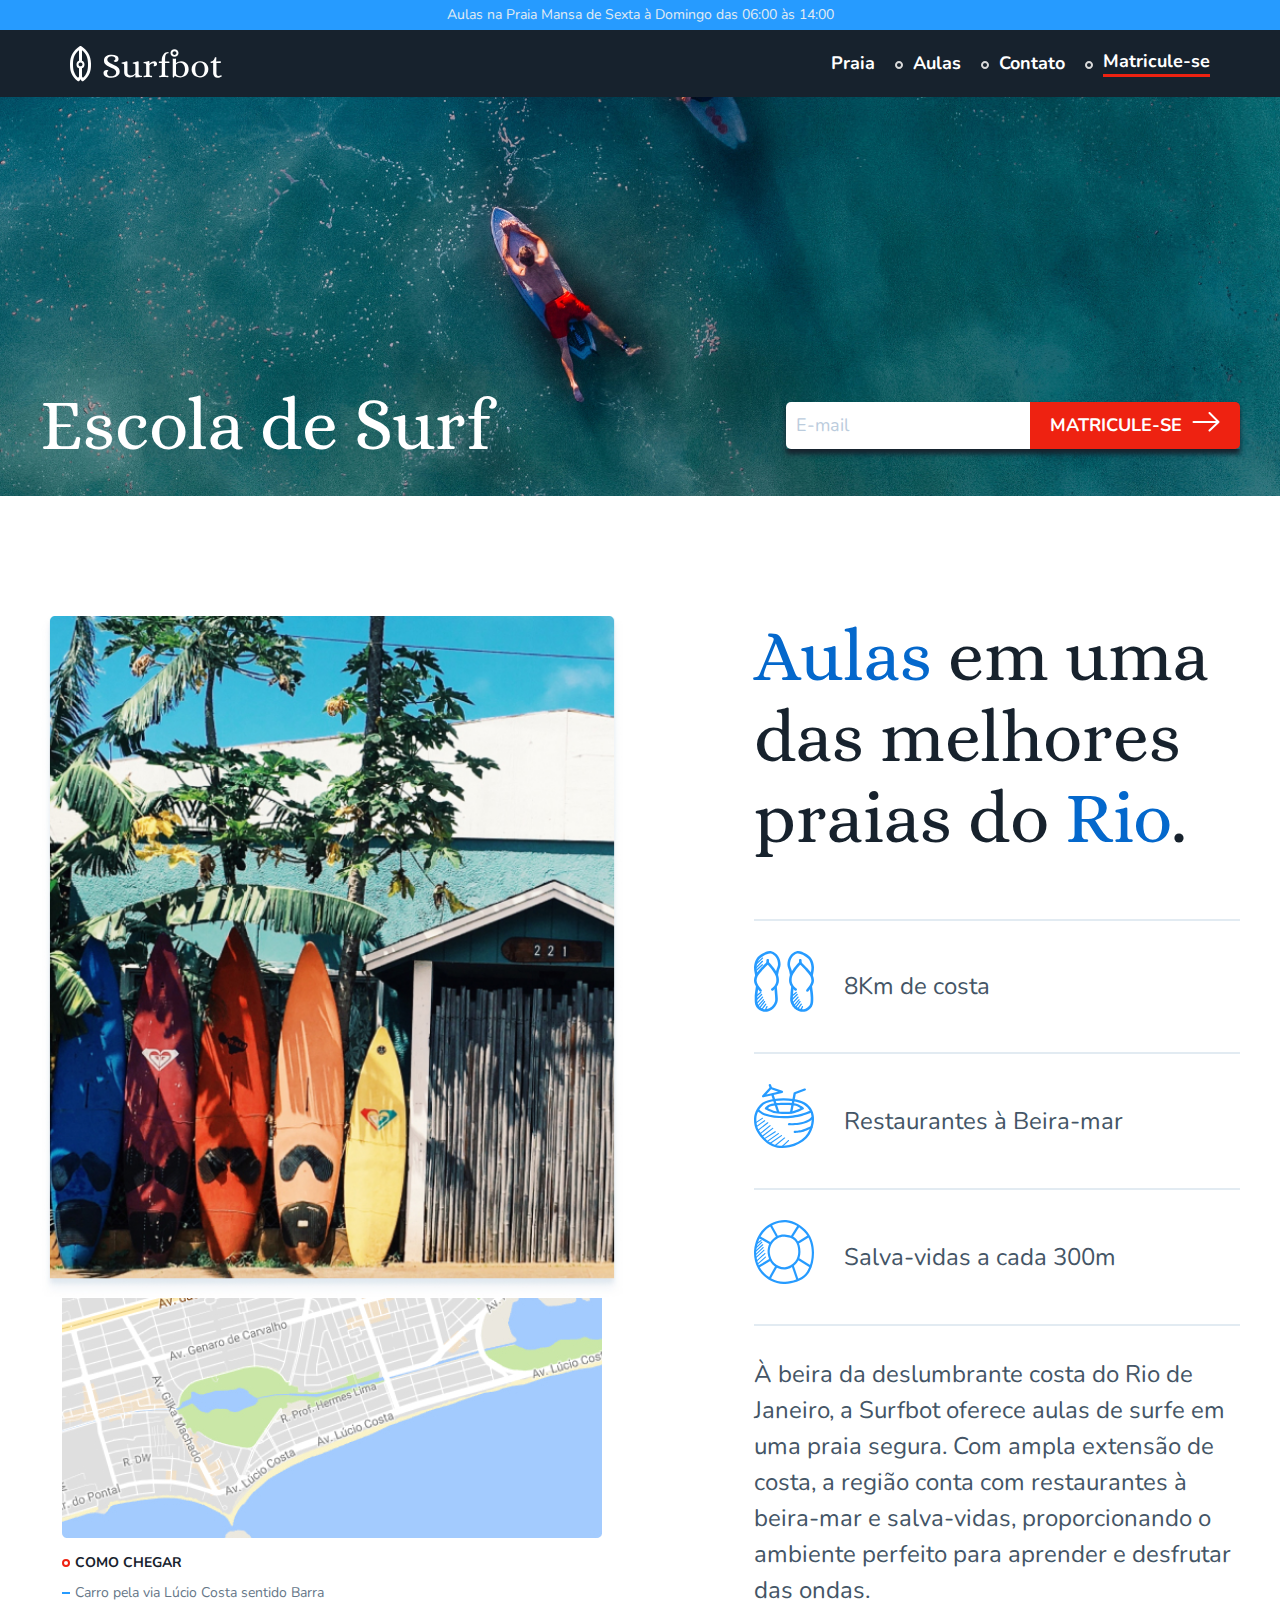
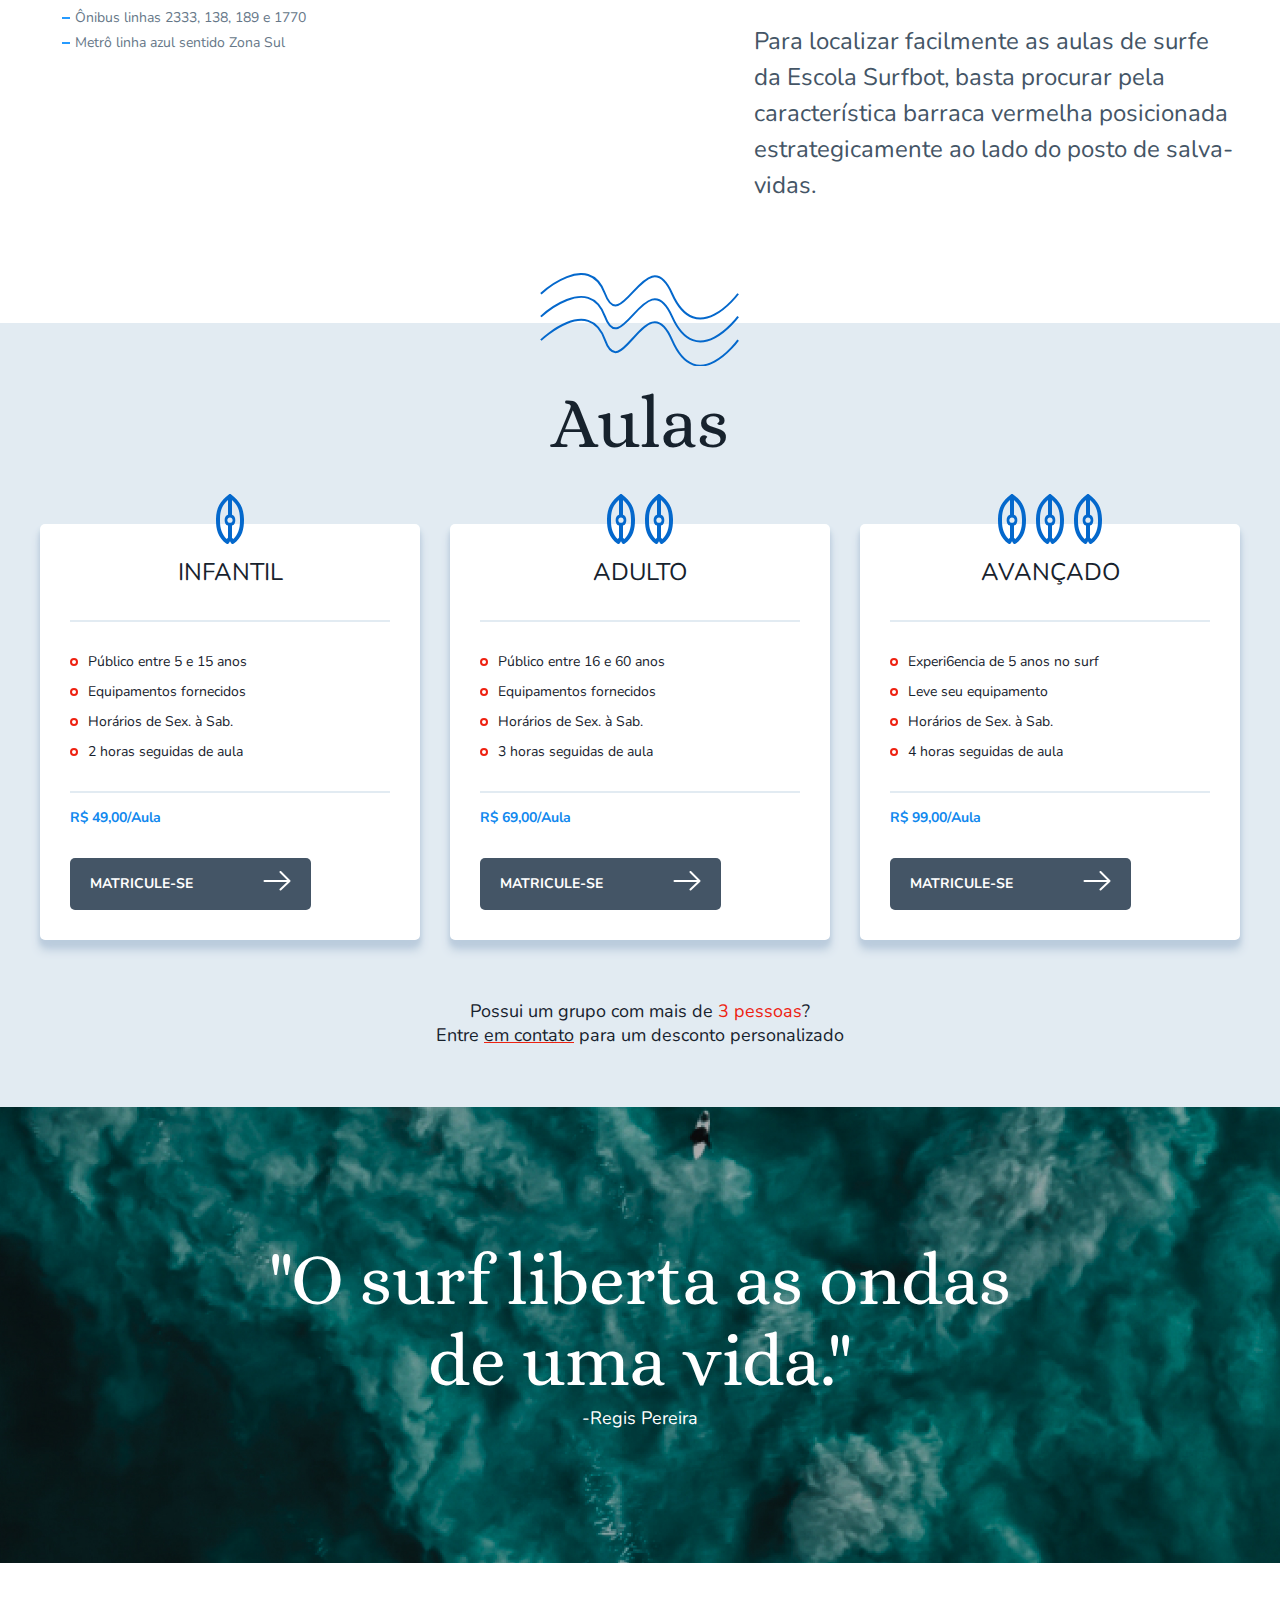
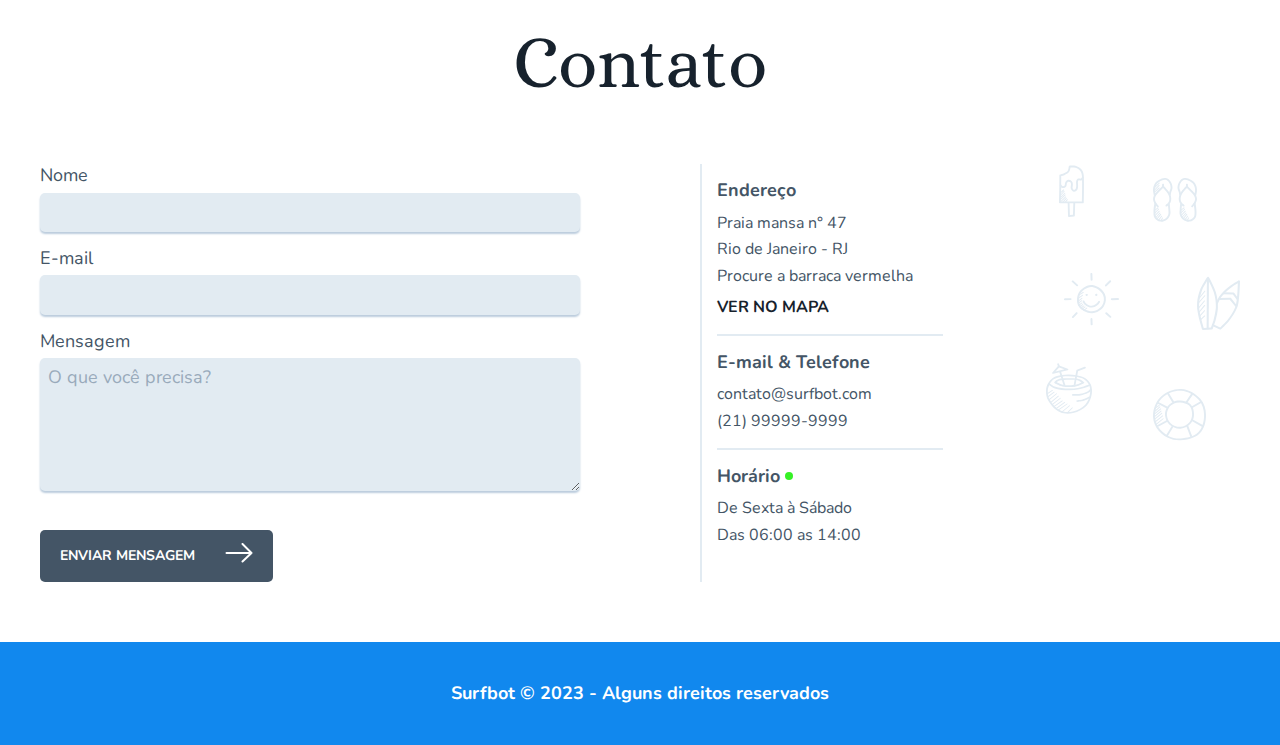
<file: index.html>
<!DOCTYPE html>
<html lang="pt-br">

<head>
    <meta charset="UTF-8">
    <meta name="viewport" content="width=device-width, initial-scale=1.0">
    <link rel="stylesheet" href="./css/style.css">
    <link rel="shortcut icon" href="./favicon.svg" type="image/svg+xml">
    <link rel="preconnect" href="https://fonts.googleapis.com">
    <link rel="preconnect" href="https://fonts.gstatic.com" crossorigin>
    <link href="https://fonts.googleapis.com/css2?family=Alice&family=Nunito:wght@400;700&display=swap" rel="stylesheet">
    <title>Surfbot - Escola de Surf</title>
</head>

<body>
    <!-- SuperInfo -->
    <div class="superinfo-bg">
        <div class="superinfo">
            <p class="font-2-s color-c1">Aulas na Praia Mansa de Sexta à Domingo das 06:00 às 14:00</p>
        </div>

    </div>
    <!-- header -->
    <header class="header-bg">
        <div class="header-container container">
            <a href="./index.html"><img src="./surfbot-logo.svg" alt="Surfbot Logo"></a>
            <nav aria-label="primary navigation">
                <ul class="font-2-m-b color-w">
                    <li><a href="#beach">Praia</a></li>
                    <li><a href="#class"> Aulas</a></li>
                    <li><a href="#contact">Contato</a></li>
                    <li><a href="matricula.html" class="registration-link">Matricule-se</a></li>
                </ul>
            </nav>
        </div>
    </header>
    <!-- intro -->

    <div class="intro-bg">
        <div class="intro container">
            <h1 class="font-1-l color-w">Escola de Surf</h1>
            <form class="registration-form" action="">
                <input type="email" placeholder="E-mail">
                <button class="btn" type="submit">Matricule-se</button>
            </form>
        </div>
    </div>

    <!-- Beach -->

    <main class=" beach container" id="beach">
        <div class="beach-images">
            <div>
                <img src="./img/Home/FotoPraia.jpg" alt="Photo of the beach">
            </div>
            <div class="beach-map">
                <img src="./img/Home/fotoMapa.jpg" alt="Map of the region">
                <p class="font-2-s-b color-c6">Como chegar </p>
                <span>Carro pela via Lúcio Costa sentido Barra</span>
                <span>Ônibus linhas 2333, 138, 189 e 1770</span>
                <span>Metrô linha azul sentido Zona Sul</span>
            </div>
        </div>
        <div class="beach-info">
            <h1 class="font-1-l color-c6"> <span class="color-b3">Aulas</span> em uma das melhores praias do <span class="color-b3">Rio</span>.</h1>
            <ul class="beach-info-content font-2-l color-c5">
                <li>8Km de costa</li>
                <li>Restaurantes à Beira-mar</li>
                <li>Salva-vidas a cada 300m</li>
            </ul>
            <p class="font-2-l color-c5">À beira da deslumbrante costa do Rio de Janeiro, a Surfbot oferece aulas de surfe em uma praia segura. Com ampla extensão de costa, a região conta com restaurantes à beira-mar e salva-vidas, proporcionando o ambiente perfeito para aprender e desfrutar das ondas.</p>
            <p class="font-2-l color-c5">Para localizar facilmente as aulas de surfe da Escola Surfbot, basta procurar pela característica barraca vermelha posicionada estrategicamente ao lado do posto de salva-vidas.</p>
        </div>
    </main>

    <!-- Classes -->

    <article id="class" class="class-bg">
        <div class="classes container">
            <h1 class="font-1-l color-c6 span-full-size ta-center">Aulas</h1>
            <div class="classes-child shadow-1">
                <h2 class="classes-title font-2-l-Up color-c6 ta-center">Infantil</h2>
                <ul class="classes-info font-2-s color-c6">
                    <li>Público entre 5 e 15 anos</li>
                    <li>Equipamentos fornecidos</li>
                    <li>Horários de Sex. à Sab.</li>
                    <li>2 horas seguidas de aula</li>
                </ul>
                <p class="font-2-s-b color-b2 classes-price">R$ 49,00/Aula</p>
                <a href="./matricula.html"><button class="btn-1 btn-class-registration">Matricule-se</button></a>

            </div>
            <div class="classes-adult shadow-1">
                <h2 class="classes-title font-2-l-Up color-c6 ta-center">Adulto</h2>
                <ul class="classes-info font-2-s color-c6">
                    <li>Público entre 16 e 60 anos</li>
                    <li>Equipamentos fornecidos</li>
                    <li>Horários de Sex. à Sab.</li>
                    <li>3 horas seguidas de aula</li>
                </ul>
                <p class="font-2-s-b color-b2 classes-price">R$ 69,00/Aula</p>
                <a href="./matricula.html"><button class="btn-1 btn-class-registration">Matricule-se</button></a>
            </div>
            <div class="classes-advanced shadow-1">
                <h2 class="classes-title font-2-l-Up color-c6 ta-center">Avançado</h2>
                <ul class="classes-info font-2-s color-c6">
                    <li>Experi6encia de 5 anos no surf</li>
                    <li>Leve seu equipamento</li>
                    <li>Horários de Sex. à Sab.</li>
                    <li>4 horas seguidas de aula</li>
                </ul>
                <p class="font-2-s-b color-b2 classes-price">R$ 99,00/Aula</p>
                <a href="./matricula.html"><button class="btn-1 btn-class-registration">Matricule-se</button></a>
            </div>
            <p class="font-2-m color-c6 ta-center span-full-size">Possui um grupo com mais de <span class="color-r2">3 pessoas</span>? <br>Entre <a href="#contact">em contato</a> para um desconto personalizado</p>
        </div>

    </article>


    <!-- Quote -->
    <section class="quote-bg">
        <div class="quote container">
            <h1 class="font-1-l color-w">"O surf liberta as ondas de uma vida."</h1>
            <span class="font-2-m color-w">-Regis Pereira</span>
        </div>
    </section>

    <!-- Contact -->
    <article id="contact" class=" contact-bg container">
        <h1 class="font-1-l color-c6 span-full-size ta-center">Contato</h1>
        <div class="contact">
            <div class="contact-form">
                <form action="./" class="form">
                    <div class="span-full-size">
                        <label for="name">Nome</label>
                        <input type="text" id="name" name="name">
                    </div>
                    <div class="span-full-size">
                        <label for="email">E-mail</label>
                        <input type="email" id="email" name="email">
                    </div>
                    <div class="span-full-size">
                        <label for="message">Mensagem</label>
                        <textarea rows="5" id="message" name="message" placeholder="O que você precisa?"></textarea>
                    </div>
                    <button class="btn-1 btn-message">Enviar Mensagem</button>
                </form>
            </div>
            <div class="contact-details">
                <div class="contact-address">
                    <h2 class="font-2-m-b color-c5">Endereço</h2>
                    <p>Praia mansa n° 47</p>
                    <p>Rio de Janeiro - RJ</p>
                    <p>Procure a barraca vermelha</p>
                    <a href="https://maps.app.goo.gl/3QLKbq9K5mErRRK26" target="_blank" class="color-c6">Ver no Mapa</a>
                </div>
                <div class="contact-info">
                    <h2 class="font-2-m-b color-c5">E-mail & Telefone</h2>
                    <a href="mailto:contato@surfbot.com" target="_blank">contato@surfbot.com</a>
                    <a href="tel:+5521999999999" target="_blank">(21) 99999-9999</a>
                </div>
                <div class="contact-Schedule">
                    <h2 class="font-2-m-b color-c5">Horário</h2>
                    <p>De Sexta à Sábado</p>
                    <p>Das 06:00 as 14:00</p>
                </div>
            </div>

        </div>
    </article>

    <!-- Footer -->
    <footer class="footer-bg">
        <div class="footer-content container">
            <p class="font-2-m-b color-w ta-center">Surfbot © 2023 - Alguns direitos reservados</p>
        </div>
    </footer>

    <script src="./JavaScript/script.js"></script>
</body>

</html>
</file>
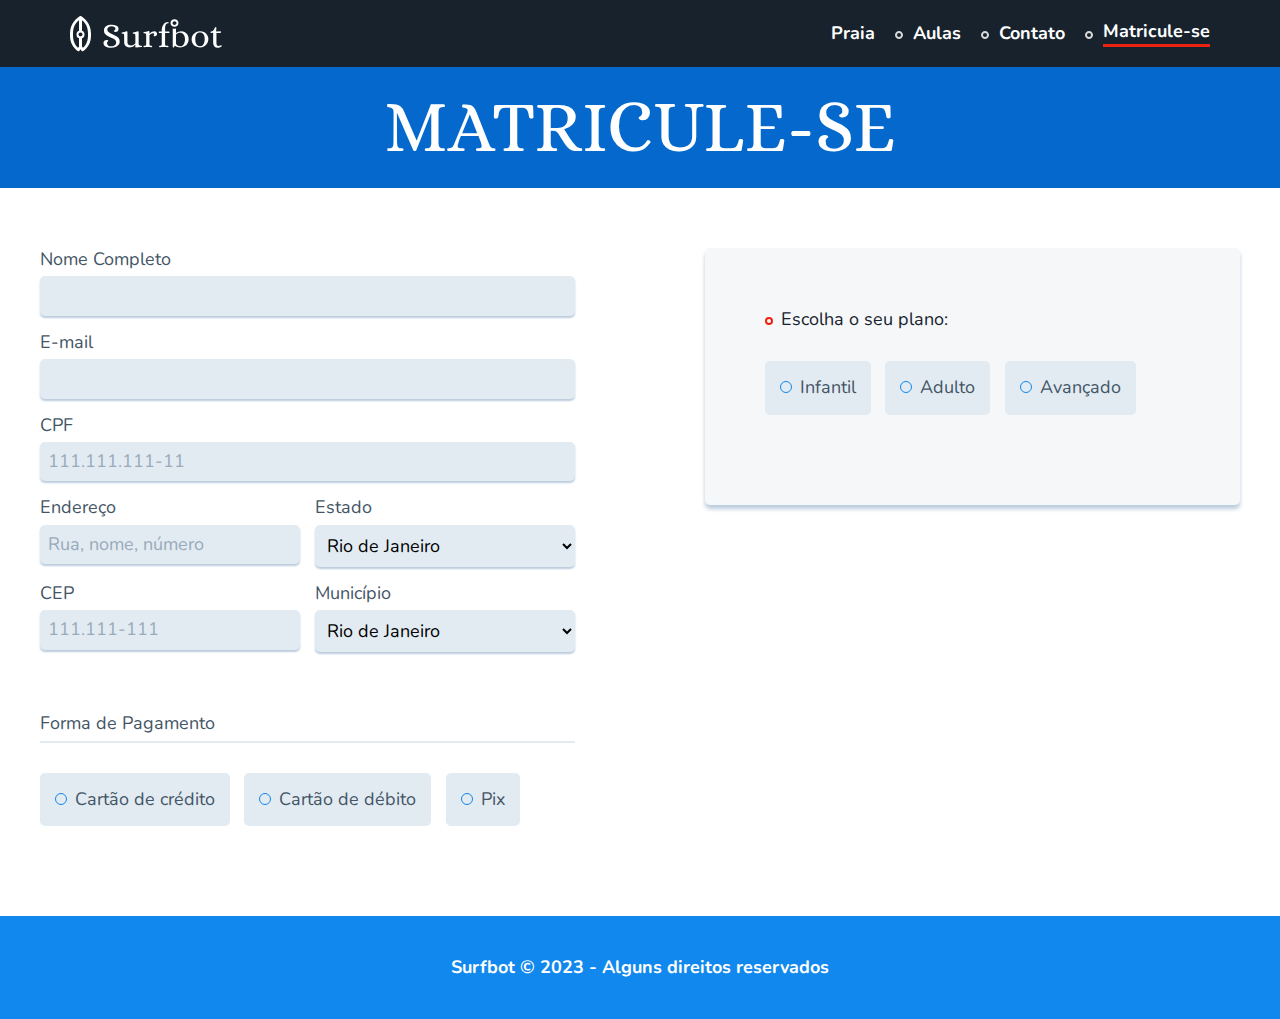
<file: matricula.html>
<!DOCTYPE html>
<html lang="pt-br">

<head>
    <meta charset="UTF-8">
    <meta name="viewport" content="width=device-width, initial-scale=1.0">
    <link rel="stylesheet" href="./css/style.css">
    <link rel="shortcut icon" href="./favicon.svg" type="image/svg+xml">
    <link rel="preconnect" href="https://fonts.googleapis.com">
    <link rel="preconnect" href="https://fonts.gstatic.com" crossorigin>
    <link href="https://fonts.googleapis.com/css2?family=Alice&family=Nunito:wght@400;700&display=swap" rel="stylesheet">
    <title>Surfbot - Escola de Surf</title>
</head>

<body>
    <!-- header -->
    <header class="header-bg">
        <div class="header-container container">
            <a href="./index.html"><img src="./surfbot-logo.svg" alt="Surfbot Logo"></a>
            <nav aria-label="primary navigation">
                <ul class="font-2-m-b color-w">
                    <li><a href="index.html#beach">Praia</a></li>
                    <li><a href="index.html#class">Aulas</a></li>
                    <li><a href="index.html#contact">Contato</a></li>
                    <li><a href="matricula.html" class="registration-link">Matricule-se</a></li>
                </ul>
            </nav>
        </div>
    </header>
    <!-- Title -->
    <section class="title-bg">
        <div class="title container">
            <h1 class="font-1-l tt-up color-w ta-center">Matricule-se</h1>
        </div>
    </section>
    <!-- Registration -->
    <main class="registration container">
        <div class="form-registration">
            <div class="form-registration-personaldata">
                <form action="" class="form">
                    <div class="span-full-size">
                        <label for="name">Nome Completo</label>
                        <input type="text" id="name" name="name">
                    </div>
                    <div class="span-full-size">
                        <label for="email">E-mail</label>
                        <input type="email" id="email" name="email">
                    </div>
                    <div class="span-full-size">
                        <label for="cpf">CPF</label>
                        <input type="text" id="cpf" name="cpf" placeholder="111.111.111-11">
                    </div>
                    <div>
                        <label for="endereco">Endereço</label>
                        <input type="text" id="endereco" name="endereco" placeholder="Rua, nome, número">
                    </div>
                    <div>
                        <label for="state">Estado</label>
                        <select id="state" name="state">
                            <option value="RJ">Rio de Janeiro</option>
                        </select>
                    </div>
                    <div>
                        <label for="cep">CEP</label>
                        <input type="text" id="cep" name="cep" placeholder="111.111-111">
                    </div>
                    <div>
                        <label for="county">Município</label>
                        <select id="county" name="county">
                            <option value="rio_de_janeiro">Rio de Janeiro</option>
                            <option value="belford_roxo">Belford Roxo</option>
                            <option value="duque_de_caxias">Duque de Caxias</option>
                            <option value="guapimirim">Guapimirim</option>
                            <option value="itaborai">Itaboraí</option>
                            <option value="itaguai">Itaguaí</option>
                            <option value="japeri">Japerí</option>
                            <option value="mage">Magé</option>
                            <option value="marica">Maricá</option>
                            <option value="mesquita">Mesquita</option>
                            <option value="nilopolis">Nilópolis</option>
                            <option value="niteroi">Niterói</option>
                            <option value="nova_iguacu">Nova Iguaçu</option>
                            <option value="paracambi">Paracambi</option>
                            <option value="petropolis">Petrópolis</option>
                            <option value="queimados">Queimados</option>
                            <option value="seropedica">Seropédica</option>
                            <option value="sao_goncalo">São Gonçalo</option>
                            <option value="sao_joao_de_meriti">São João de Merití</option>
                            <option value="tangua">Tanguá</option>
                            <option value="cachoeiras_de_macacu">Cachoeiras de Macacu</option>
                            <option value="rio_bonito">Rio Bonito</option>
                        </select>
                    </div>
                </form>
            </div>
            <div class="form-registration-payment">
                <h2 class="font-2-m color-c5">Forma de Pagamento</h2>

                <div class="payment-form">
                    <input type="radio" id="credit" name="payment" value="credit" id="creditcard">
                    <label for="credit" class="label-input">Cartão de crédito</label>

                    <input type="radio" id="debit" name="payment" value="debit" id="debitcard">
                    <label for="debit" class="label-input">Cartão de débito</label>

                    <input type="radio" id="pix" name="payment" value="pix" id="pix">
                    <label for="pix" class="label-input">Pix</label>

                    <div class="payment-contet" id="payment-cc">
                        <form action="" class="form">
                            <div>
                                <label for="name-card">Nome do Propiretário</label>
                                <input type="text" id="name-card" name="name-card" placeholder="Nome impresso no cartão">
                            </div>
                            <div>
                                <label for="expirationDate">Data de Expiração</label>
                                <input type="month" id="expirationDate" name="expirationDate">
                            </div>
                            <div>
                                <label for="card-number">Número do cartão</label>
                                <input type="text" id="card-number" name="card-number" placeholder="5555 5555 5555 555">
                            </div>
                            <div>
                                <label for="security-number">Número de segurança</label>
                                <input type="text" id="security-number" name="security-number" placeholder="XXX">
                            </div>
                        </form>
                    </div>

                    <div class="payment-contet" id="payment-dc">
                        <form action="" class="form">
                            <div>
                                <label for="name-card">Nome do Propiretário</label>
                                <input type="text" id="name-card" name="name-card" placeholder="Nome impresso no cartão">
                            </div>
                            <div>
                                <label for="expirationDate">Data de Expiração</label>
                                <input type="month" id="expirationDate" name="expirationDate">
                            </div>
                            <div>
                                <label for="card-number">Número do cartão</label>
                                <input type="text" id="card-number" name="card-number" placeholder="5555 5555 5555 555">
                            </div>
                            <div>
                                <label for="security-number">Número de segurança</label>
                                <input type="text" id="security-number" name="security-number" placeholder="XXX">
                            </div>
                        </form>
                    </div>

                    <div class="payment-contet" id="payment-pix">
                        <p class="font-2-s color-c4">O código Pix gerado para o pagamento é válido por 30 minutos após a finalização do pedido.</p>
                        <img src="./img/qrcode.svg" alt="">
                        <p class="font-2-s-b color-c5">Em caso de erro copie o código abaixo:</p>
                        <p class="font-2-s color-c3 pdtop-5px pix-code">00020126330014BR.GOV.BCB.PIX01110659634619652040000530398654071000.005802BR5925Gabriel Ferreira de Castr6008Brasilia62160512PAGAMENTO1236304AB8C</p>
                    </div>

                    <div class="confirmation-payment">
                        <p class="font-2-m"> Seu cartão será debitado em <span class="value-class color-r3 font-2-m-b"></span></p>
                        <button class="btn">Realizar Matrícula</button>
                    </div>
                </div>

            </div>
        </div>
        <div>
            <div class="class-select">
                <p class="color-c6 font-2-m">Escolha o seu plano:</p>
                <div class="class-label">
                    <input type="radio" id="infantil" name="class" value="infantil" id="infantil">
                    <label for="infantil" class="label-input">Infantil</label>

                    <input type="radio" id="adulto" name="class" value="adulto" id="adulto">
                    <label for="adulto" class="label-input">Adulto</label>

                    <input type="radio" id="avancado" name="class" value="avancado" id="avancado">
                    <label for="avancado" class="label-input">Avançado</label>

                    <div class="classes-content" id="infantil-aula">
                        <div class="classes-child shadow-1">
                            <h2 class="classes-title font-2-l-Up color-c6 ta-center">Infantil</h2>
                            <ul class="classes-info font-2-s color-c6">
                                <li>Público entre 5 e 15 anos</li>
                                <li>Equipamentos fornecidos</li>
                                <li>Horários de Sex. à Sab.</li>
                                <li>2 horas seguidas de aula</li>
                            </ul>
                            <p class="font-2-s-b color-b2 classes-price">R$ 49,00/Aula</p>
                        </div>
                    </div>
                    <div class="classes-content" id="adulto-aula">
                        <div class="classes-adult shadow-1">
                            <h2 class="classes-title font-2-l-Up color-c6 ta-center">Adulto</h2>
                            <ul class="classes-info font-2-s color-c6">
                                <li>Público entre 16 e 60 anos</li>
                                <li>Equipamentos fornecidos</li>
                                <li>Horários de Sex. à Sab.</li>
                                <li>3 horas seguidas de aula</li>
                            </ul>
                            <p class="font-2-s-b color-b2 classes-price">R$ 69,00/Aula</p>
                        </div>
                    </div>
                    <div class="classes-content" id="avancado-aula">
                        <div class="classes-advanced shadow-1">
                            <h2 class="classes-title font-2-l-Up color-c6 ta-center">Avançado</h2>
                            <ul class="classes-info font-2-s color-c6">
                                <li>Experiência de 5 anos no surf</li>
                                <li>Leve seu equipamento</li>
                                <li>Horários de Sex. à Sab.</li>
                                <li>4 horas seguidas de aula</li>
                            </ul>
                            <p class="font-2-s-b color-b2 classes-price">R$ 99,00/Aula</p>
                        </div>
                    </div>

                </div>
            </div>
    </main>

    <!-- Footer -->
    <footer class="footer-bg">
        <div class="footer-content container">
            <p class="font-2-m-b color-w ta-center">Surfbot © 2023 - Alguns direitos reservados</p>
        </div>
    </footer>

    <script src="./JavaScript/script.js"></script>
</body>

<script>
    const infantilRadioButton = document.getElementById("infantil");
    const adultoRadioButton = document.getElementById("adulto");
    const avancadoRadioButton = document.getElementById("avancado");
    const valueSpan = document.querySelector(".confirmation-payment .value-class");

    function updateValue() {
        if (infantilRadioButton.checked) {
            valueSpan.innerHTML = "R$ 49,99";
        } else if (adultoRadioButton.checked) {
            valueSpan.innerHTML = "R$ 69,00";
        } else if (avancadoRadioButton.checked) {
            valueSpan.innerHTML = "R$ 99,00";
        } else {
            valueSpan.innerHTML = ""; // Clear the value if no radio button is selected
        }
    }

    // Add event listeners to all radio buttons for efficiency
    infantilRadioButton.addEventListener("change", updateValue);
    adultoRadioButton.addEventListener("change", updateValue);
    avancadoRadioButton.addEventListener("change", updateValue);

    // Update the value initially based on the pre-selected radio button (if any)
    updateValue();
</script>

</html>
</file>
<file: css/style.css>
/* Global Styles */
@import "./global/colors.css";
@import "./global/typography.css";
@import "./global/header.css";
@import "./global/global.css";
@import "./global/superinfo.css";
@import "./global/footer.css";
@import "./global/form.css";

/* Home */

@import "./home/introduction.css";
@import "./home/beach.css";
@import "./home/classes.css";
@import "./home/quote.css";
@import "./home/contact.css";

/* Registration WebPage */

@import "./matricula/matricula.css";
</file>
